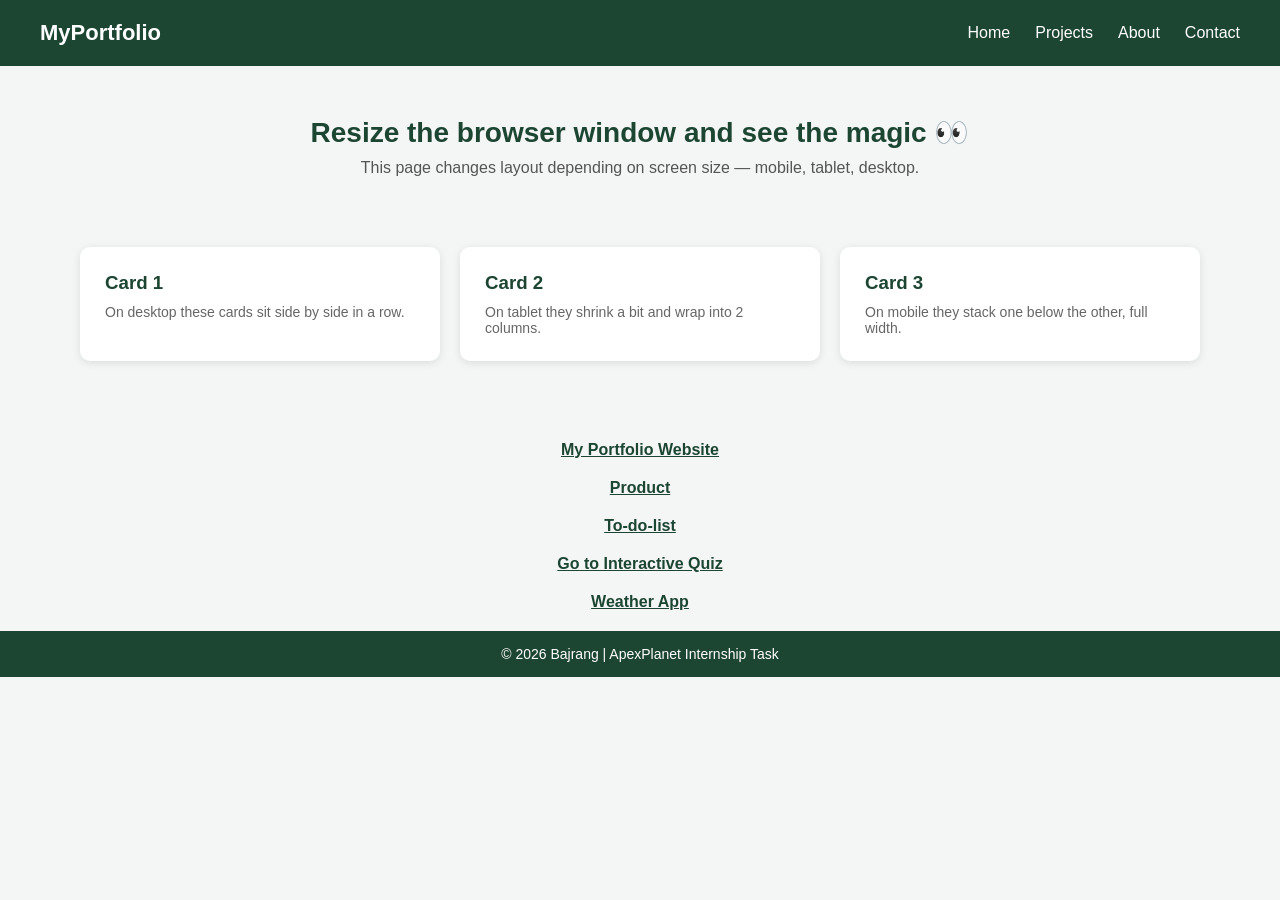
<file: index.html>
<!DOCTYPE html>
<html lang="en">
<head>
  <meta charset="UTF-8">
  <meta name="viewport" content="width=device-width, initial-scale=1.0">
  <title>Responsive Design Task - Media Queries</title>
  <link rel="stylesheet" href="style.css">
</head>
<body>

  <header class="navbar">
    <h1 class="logo">MyPortfolio</h1>
    <nav>
      <ul class="nav-links">
        <li><a href="#">Home</a></li>
        <li><a href="#">Projects</a></li>
        <li><a href="#">About</a></li>
        <li><a href="#">Contact</a></li>
      </ul>
    </nav>
  </header>

  <section class="hero">
    <h2>Resize the browser window and see the magic 👀</h2>
    <p>This page changes layout depending on screen size — mobile, tablet, desktop.</p>
  </section>

  <section class="cards">
    <div class="card">
      <h3>Card 1</h3>
      <p>On desktop these cards sit side by side in a row.</p>
    </div>
    <div class="card">
      <h3>Card 2</h3>
      <p>On tablet they shrink a bit and wrap into 2 columns.</p>
    </div>
    <div class="card">
      <h3>Card 3</h3>
      <p>On mobile they stack one below the other, full width.</p>
    </div>
  </section>

  <p style="text-align:center;margin: 20px 0;">
    <a href="Portfolio/index.html" style="color:#1c4532; font-weight:bold;">My Portfolio Website</a>
  </p>
  <p style="text-align:center;margin: 20px 0;">
    <a href="Product/index.html" style="color:#1c4532; font-weight:bold;"> Product</a>
  </p>
  <p style="text-align:center;margin: 20px 0;">
    <a href="To-do-list/index.html" style="color:#1c4532; font-weight:bold;"> To-do-list</a>
  </p>
  <p style="text-align:center;margin: 20px 0;">
    <a href="quiz2/index.html" style="color:#1c4532; font-weight:bold;"> Go to Interactive Quiz</a>
  </p>
  <p style="text-align:center;margin: 20px 0;">
    <a href="fetch-api/index.html" style="color:#1c4532; font-weight:bold;"> Weather App</a>
  </p>
  <footer>
    <p>&copy; 2026 Bajrang | ApexPlanet Internship Task</p>
  </footer>

</body>
</html>
</file>
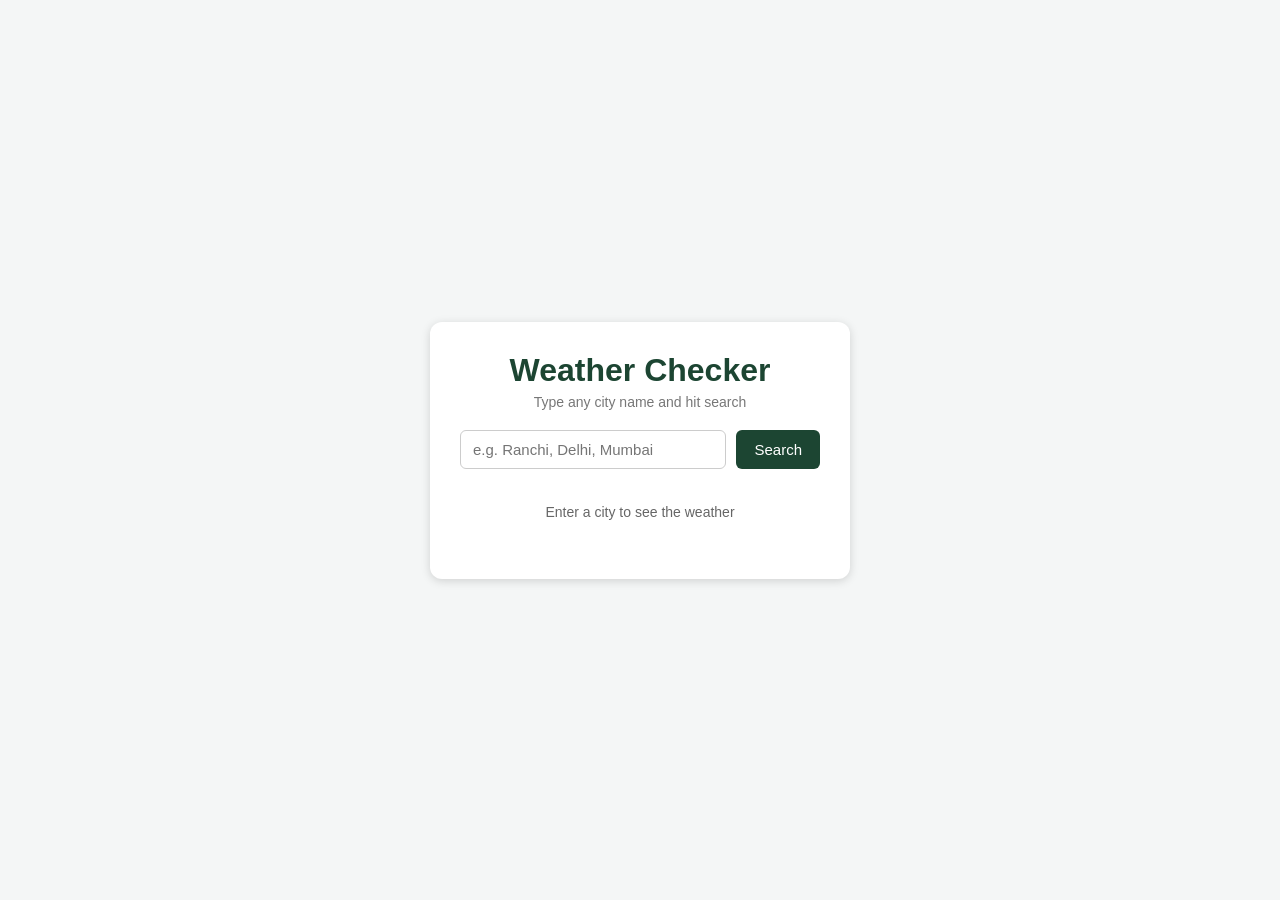
<file: fetch-api/index.html>
<!DOCTYPE html>
<html lang="en">
<head>
  <meta charset="UTF-8">
  <meta name="viewport" content="width=device-width, initial-scale=1.0">
  <title>Fetch API Task - Weather App</title>
  <link rel="stylesheet" href="style.css">
</head>
<body>

  <div class="weather-box">
    <h1>Weather Checker</h1>
    <p class="subtitle">Type any city name and hit search</p>

    <div class="search-row">
      <input type="text" id="city-input" placeholder="e.g. Ranchi, Delhi, Mumbai">
      <button id="search-btn">Search</button>
    </div>

    <div id="result-area">
      <p id="status-text">Enter a city to see the weather</p>
    </div>
  </div>

  <script src="script.js"></script>
</body>
</html>
</file>
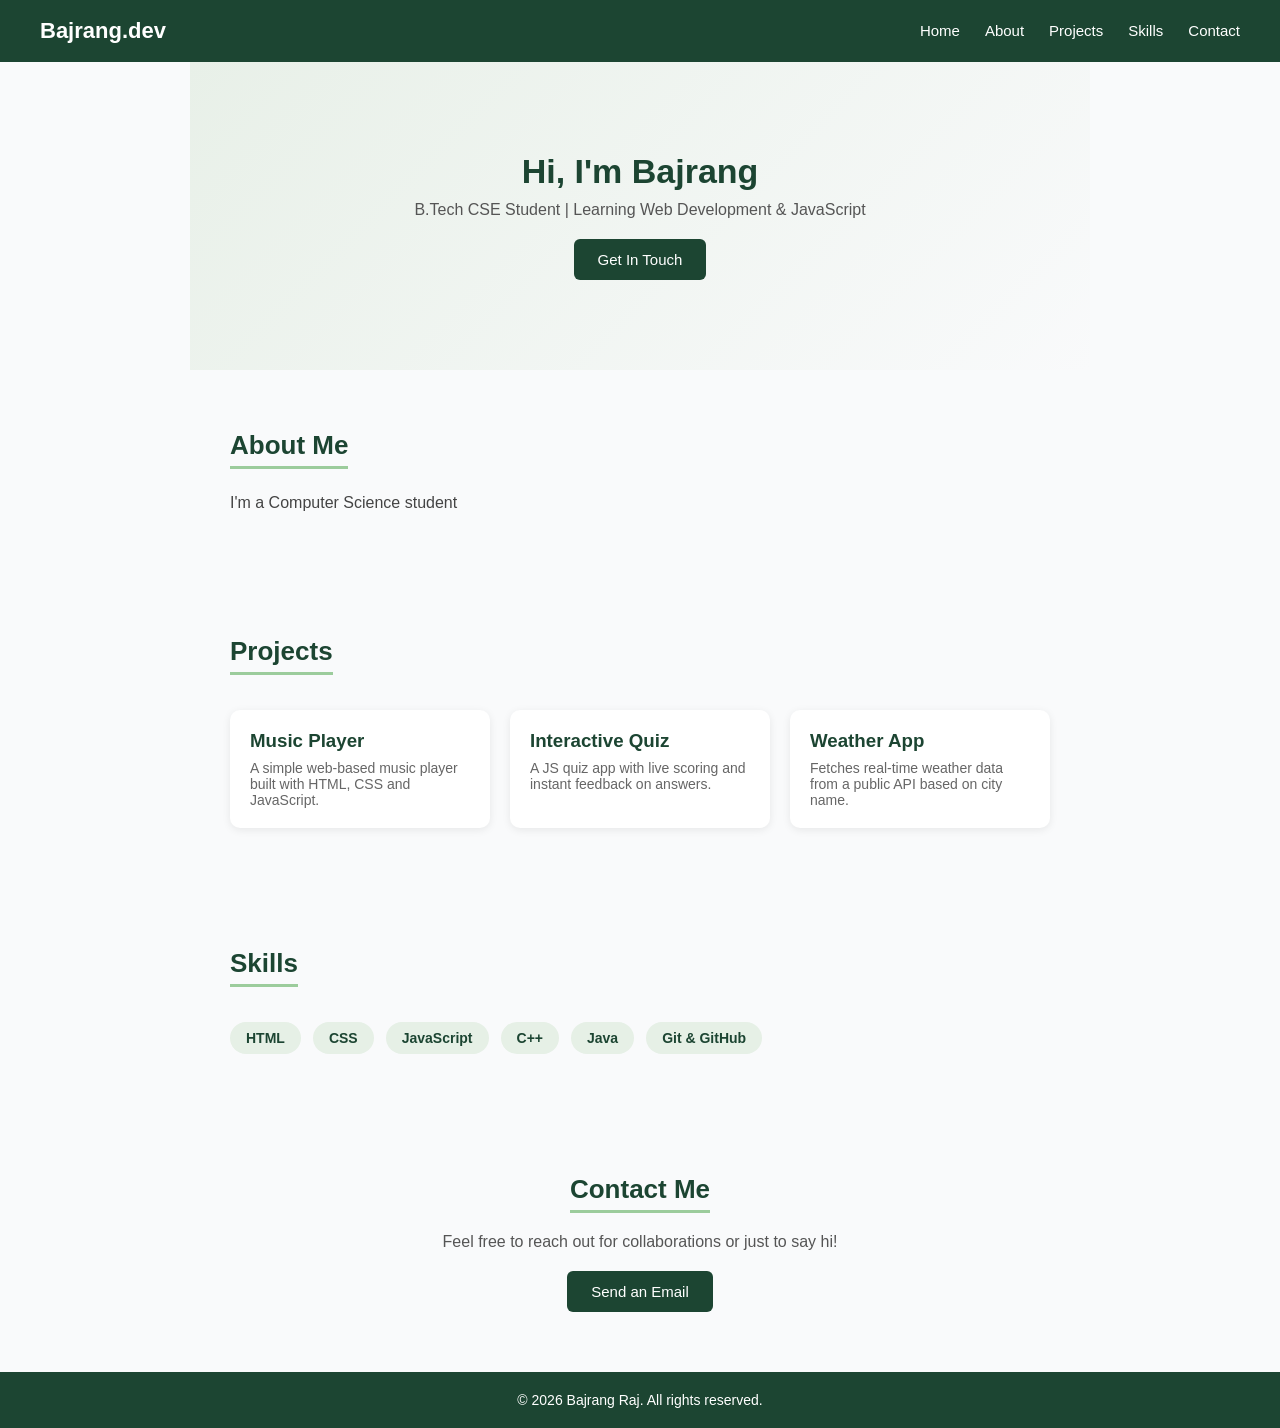
<file: Portfolio/index.html>
<!DOCTYPE html>
<html lang="en">
<head>
  <meta charset="UTF-8">
  <meta name="viewport" content="width=device-width, initial-scale=1.0">
  <title>Bajrang Raj | Portfolio</title>
  <link rel="stylesheet" href="style.css">
</head>
<body>

  <header class="navbar">
    <h1 class="logo">Bajrang.dev</h1>
    <nav>
      <ul class="nav-links" id="nav-links">
        <li><a href="#home">Home</a></li>
        <li><a href="#about">About</a></li>
        <li><a href="#projects">Projects</a></li>
        <li><a href="#skills">Skills</a></li>
        <li><a href="#contact">Contact</a></li>
      </ul>
    </nav>
    <button id="menu-toggle" class="menu-btn">☰</button>
  </header>

  <section id="home" class="hero">
    <h2>Hi, I'm Bajrang</h2>
    <p>B.Tech CSE Student | Learning Web Development & JavaScript</p>
    <a href="#contact" class="btn">Get In Touch</a>
  </section>

  <section id="about" class="about">
    <h2 class="section-title">About Me</h2>
    <p>
      I'm a Computer Science student
      
    </p>
  </section>

  <section id="projects" class="projects">
    <h2 class="section-title">Projects</h2>
    <div class="project-grid">
      <div class="project-card">
        <h3>Music Player</h3>
        <p>A simple web-based music player built with HTML, CSS and JavaScript.</p>
      </div>
      <div class="project-card">
        <h3>Interactive Quiz</h3>
        <p>A JS quiz app with live scoring and instant feedback on answers.</p>
      </div>
      <div class="project-card">
        <h3>Weather App</h3>
        <p>Fetches real-time weather data from a public API based on city name.</p>
      </div>
    </div>
  </section>

  <section id="skills" class="skills">
    <h2 class="section-title">Skills</h2>
    <div class="skill-tags">
      <span>HTML</span>
      <span>CSS</span>
      <span>JavaScript</span>
      <span>C++</span>
      <span>Java</span>
      <span>Git & GitHub</span>
    </div>
  </section>

  <section id="contact" class="contact">
    <h2 class="section-title">Contact Me</h2>
    <p>Feel free to reach out for collaborations or just to say hi!</p>
    <a href="mailto:youremail@example.com" class="btn">Send an Email</a>
  </section>

  <footer>
    <p>&copy; 2026 Bajrang Raj. All rights reserved.</p>
  </footer>

  <script src="script.js"></script>
</body>
</html>
</file>
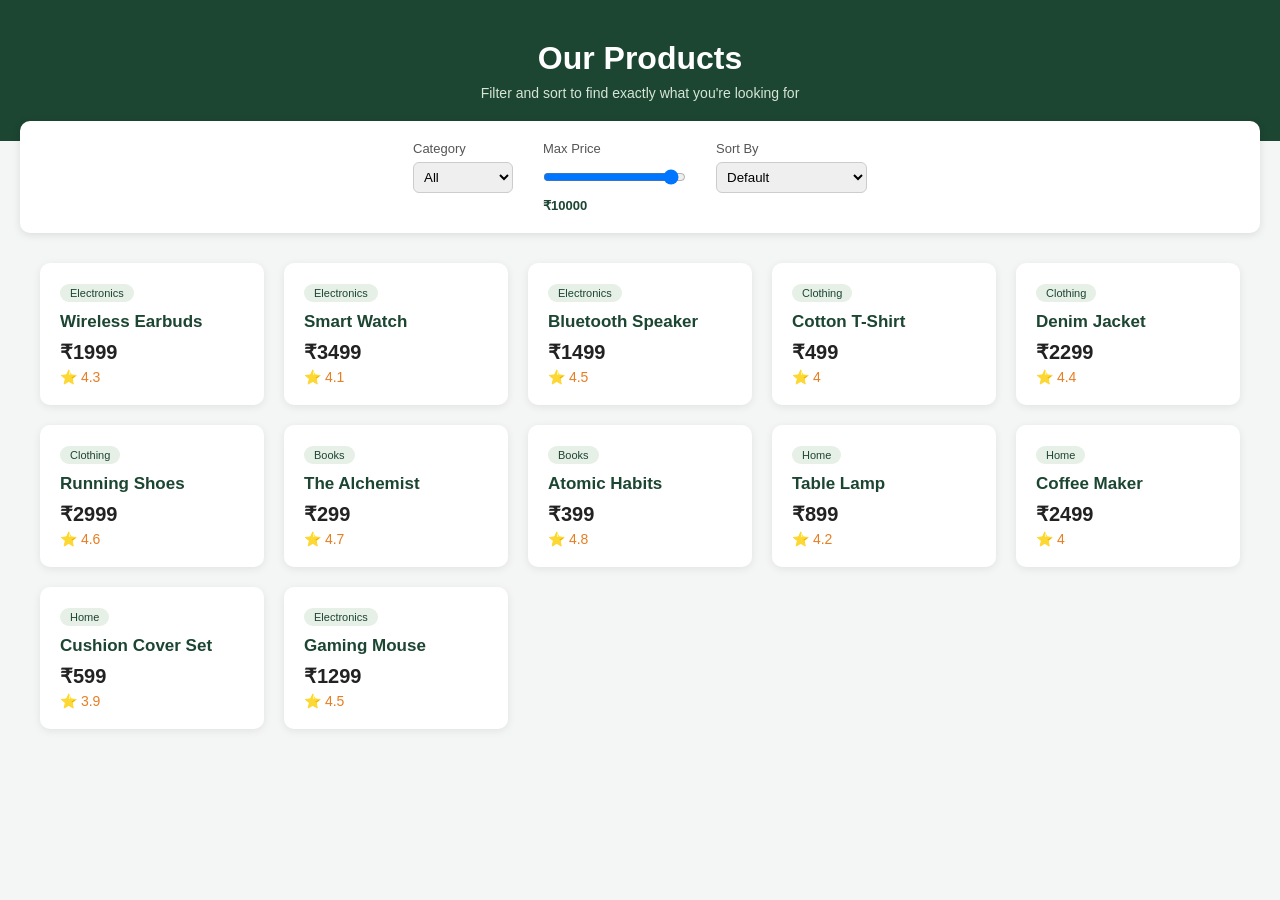
<file: Product/index.html>
<!DOCTYPE html>
<html lang="en">
<head>
  <meta charset="UTF-8">
  <meta name="viewport" content="width=device-width, initial-scale=1.0">
  <title>Product Listing - Filter & Sort</title>
  <link rel="stylesheet" href="style.css">
</head>
<body>

  <header class="page-header">
    <h1>Our Products</h1>
    <p>Filter and sort to find exactly what you're looking for</p>
  </header>

  <div class="controls">
    <div class="control-group">
      <label for="category-filter">Category</label>
      <select id="category-filter">
        <option value="all">All</option>
        <option value="electronics">Electronics</option>
        <option value="clothing">Clothing</option>
        <option value="books">Books</option>
        <option value="home">Home</option>
      </select>
    </div>

    <div class="control-group">
      <label for="price-filter">Max Price</label>
      <input type="range" id="price-filter" min="0" max="10000" step="500" value="10000">
      <span id="price-display">₹10000</span>
    </div>

    <div class="control-group">
      <label for="sort-select">Sort By</label>
      <select id="sort-select">
        <option value="default">Default</option>
        <option value="price-low">Price: Low to High</option>
        <option value="price-high">Price: High to Low</option>
        <option value="rating">Rating: High to Low</option>
      </select>
    </div>
  </div>

  <div id="product-grid" class="product-grid">
    <!-- products JS se yaha render honge -->
  </div>

  <p id="no-results">No products match your filters.</p>

  <script src="script.js"></script>
</body>
</html>
</file>
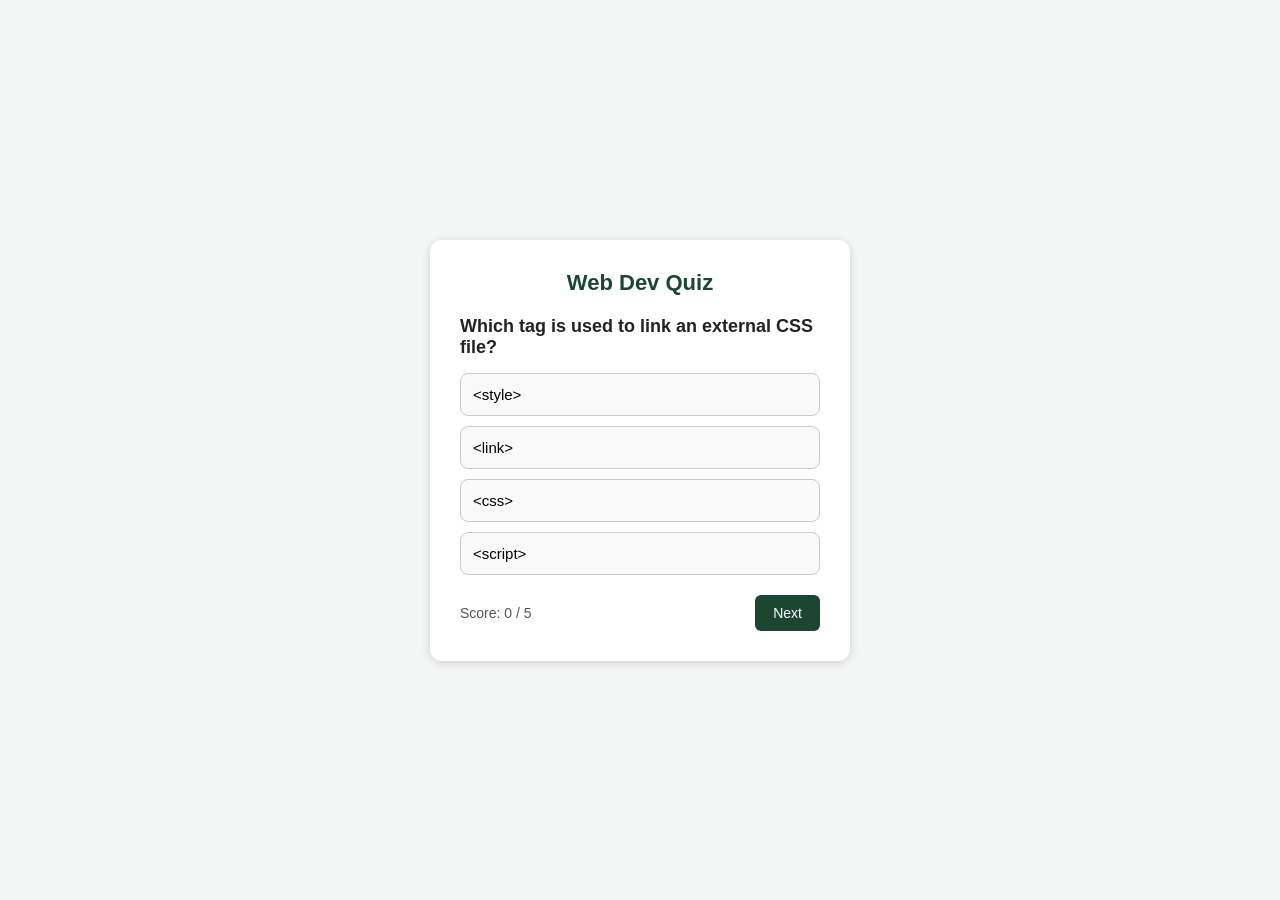
<file: quiz2/index.html>
<!DOCTYPE html>
<html lang="en">
<head>
  <meta charset="UTF-8">
  <meta name="viewport" content="width=device-width, initial-scale=1.0">
  <title>JS Interactive Quiz</title>
  <link rel="stylesheet" href="style.css">
</head>
<body>

  <div class="quiz-box">
    <h1>Web Dev Quiz</h1>

    <div id="question-container">
      <h2 id="question-text">Question text yaha aayega</h2>
      <div id="options-container">
        <!-- options JS se yaha dalenge -->
      </div>
    </div>

    <div class="footer-row">
      <p id="score-display">Score: 0 / 0</p>
      <button id="next-btn">Next</button>
    </div>

    <div id="result-container" class="hidden">
      <h2 id="result-text"></h2>
      <button id="restart-btn">Restart Quiz</button>
    </div>
  </div>

  <script src="script.js"></script>
</body>
</html>
</file>
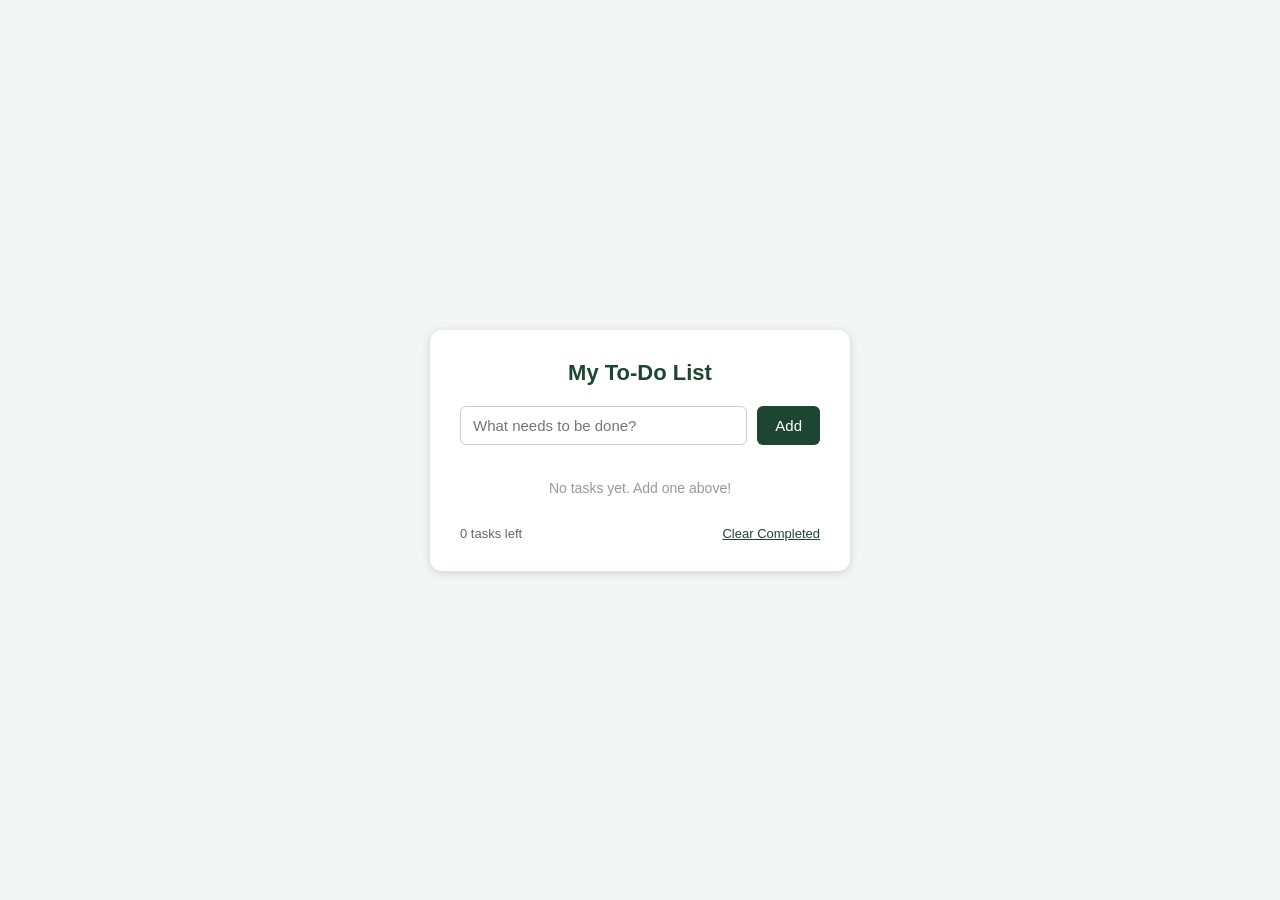
<file: To-do-list/index.html>
<!DOCTYPE html>
<html lang="en">
<head>
  <meta charset="UTF-8">
  <meta name="viewport" content="width=device-width, initial-scale=1.0">
  <title>To-Do List with Local Storage</title>
  <link rel="stylesheet" href="style.css">
</head>
<body>

  <div class="todo-box">
    <h1>My To-Do List</h1>

    <div class="input-row">
      <input type="text" id="task-input" placeholder="What needs to be done?">
      <button id="add-btn">Add</button>
    </div>

    <ul id="task-list">
      <!-- tasks yaha JS se add honge -->
    </ul>

    <p id="empty-msg">No tasks yet. Add one above!</p>

    <div class="footer-row">
      <span id="task-count">0 tasks</span>
      <button id="clear-btn">Clear Completed</button>
    </div>
  </div>

  <script src="script.js"></script>
</body>
</html>
</file>
<file: style.css>
/* basic reset, taaki har browser same dikhe */
* {
  margin: 0;
  padding: 0;
  box-sizing: border-box;
  font-family: 'Segoe UI', sans-serif;
}

body {
  background-color: #f4f6f6;
  color: #222;
}

/* navbar */
.navbar {
  display: flex;
  justify-content: space-between;
  align-items: center;
  background-color: #1c4532;
  padding: 20px 40px;
}

.logo {
  color: #fff;
  font-size: 22px;
}

.nav-links {
  list-style: none;
  display: flex;
  gap: 25px;
}

.nav-links a {
  color: #fff;
  text-decoration: none;
  font-size: 16px;
}

.nav-links a:hover {
  color: #9ccc9c;
}

/* hero section */
.hero {
  text-align: center;
  padding: 50px 20px;
}

.hero h2 {
  font-size: 28px;
  margin-bottom: 10px;
  color: #1c4532;
}

.hero p {
  font-size: 16px;
  color: #555;
}

/* cards section - yahi pe main responsive magic hoga */
.cards {
  display: flex;
  justify-content: center;
  gap: 20px;
  padding: 20px 40px 60px 40px;
  flex-wrap: wrap;
}

.card {
  background: #fff;
  border-radius: 10px;
  padding: 25px;
  width: 30%;
  box-shadow: 0 2px 8px rgba(0,0,0,0.1);
}

.card h3 {
  color: #1c4532;
  margin-bottom: 10px;
}

.card p {
  font-size: 14px;
  color: #666;
}

footer {
  text-align: center;
  padding: 15px;
  background-color: #1c4532;
  color: #fff;
  font-size: 14px;
}

/* ---------- MEDIA QUERIES ---------- */

/* Tablet - screen 900px se chota */
@media (max-width: 900px) {
  .card {
    width: 45%;
  }

  .hero h2 {
    font-size: 24px;
  }
}

/* Mobile - screen 600px se chota */
@media (max-width: 600px) {
  .navbar {
    flex-direction: column;
    gap: 10px;
    padding: 15px 20px;
  }

  .nav-links {
    gap: 15px;
    flex-wrap: wrap;
    justify-content: center;
  }

  .card {
    width: 100%;
  }

  .hero h2 {
    font-size: 20px;
  }

  .hero p {
    font-size: 14px;
  }
}
</file>
<file: fetch-api/style.css>
* {
  margin: 0;
  padding: 0;
  box-sizing: border-box;
  font-family: 'Segoe UI', sans-serif;
}

body {
  background-color: #f4f6f6;
  display: flex;
  justify-content: center;
  align-items: center;
  min-height: 100vh;
}

.weather-box {
  background: #fff;
  width: 420px;
  max-width: 90%;
  padding: 30px;
  border-radius: 12px;
  box-shadow: 0 2px 10px rgba(0,0,0,0.15);
  text-align: center;
}

.weather-box h1 {
  color: #1c4532;
  margin-bottom: 5px;
}

.subtitle {
  color: #777;
  font-size: 14px;
  margin-bottom: 20px;
}

.search-row {
  display: flex;
  gap: 10px;
  margin-bottom: 20px;
}

#city-input {
  flex: 1;
  padding: 10px 12px;
  border: 1px solid #ccc;
  border-radius: 6px;
  font-size: 15px;
}

#search-btn {
  background-color: #1c4532;
  color: #fff;
  border: none;
  padding: 10px 18px;
  border-radius: 6px;
  cursor: pointer;
  font-size: 15px;
}

#search-btn:hover {
  background-color: #163826;
}

#result-area {
  padding: 15px;
  min-height: 60px;
}

#status-text {
  color: #666;
  font-size: 14px;
}

.city-name {
  font-size: 20px;
  font-weight: 600;
  color: #1c4532;
  margin-bottom: 8px;
}

.temp {
  font-size: 36px;
  font-weight: 700;
  color: #222;
}

.condition {
  font-size: 15px;
  color: #555;
  margin-top: 5px;
}

.error-text {
  color: #c0392b;
}
</file>
<file: Portfolio/style.css>
* {
  margin: 0;
  padding: 0;
  box-sizing: border-box;
  font-family: 'Segoe UI', sans-serif;
}

body {
  background-color: #f9fafb;
  color: #222;
  scroll-behavior: smooth;
}

/* navbar */
.navbar {
  display: flex;
  justify-content: space-between;
  align-items: center;
  background-color: #1c4532;
  padding: 18px 40px;
  position: sticky;
  top: 0;
  z-index: 10;
}

.logo {
  color: #fff;
  font-size: 22px;
}

.nav-links {
  list-style: none;
  display: flex;
  gap: 25px;
}

.nav-links a {
  color: #fff;
  text-decoration: none;
  font-size: 15px;
}

.nav-links a:hover {
  color: #9ccc9c;
}

.menu-btn {
  display: none;
  background: none;
  border: none;
  color: #fff;
  font-size: 24px;
  cursor: pointer;
}

/* hero */
.hero {
  text-align: center;
  padding: 90px 20px;
  background: linear-gradient(135deg, #e8f0e8, #f9fafb);
}

.hero h2 {
  font-size: 34px;
  color: #1c4532;
  margin-bottom: 10px;
}

.hero p {
  color: #555;
  margin-bottom: 20px;
}

.btn {
  display: inline-block;
  background-color: #1c4532;
  color: #fff;
  padding: 12px 24px;
  border-radius: 6px;
  text-decoration: none;
  font-size: 15px;
}

.btn:hover {
  background-color: #163826;
}

/* generic section styling */
section {
  padding: 60px 40px;
  max-width: 900px;
  margin: 0 auto;
}

.section-title {
  color: #1c4532;
  margin-bottom: 20px;
  font-size: 26px;
  border-bottom: 3px solid #9ccc9c;
  display: inline-block;
  padding-bottom: 5px;
}

.about p {
  line-height: 1.7;
  color: #444;
}

/* projects */
.project-grid {
  display: flex;
  gap: 20px;
  flex-wrap: wrap;
  margin-top: 15px;
}

.project-card {
  background: #fff;
  padding: 20px;
  border-radius: 10px;
  box-shadow: 0 2px 8px rgba(0,0,0,0.08);
  flex: 1;
  min-width: 220px;
}

.project-card h3 {
  color: #1c4532;
  margin-bottom: 8px;
}

.project-card p {
  font-size: 14px;
  color: #666;
}

/* skills */
.skill-tags {
  display: flex;
  flex-wrap: wrap;
  gap: 12px;
  margin-top: 15px;
}

.skill-tags span {
  background-color: #e6f0e6;
  color: #1c4532;
  padding: 8px 16px;
  border-radius: 20px;
  font-size: 14px;
  font-weight: 600;
}

/* contact */
.contact {
  text-align: center;
}

.contact p {
  margin-bottom: 20px;
  color: #555;
}

footer {
  text-align: center;
  padding: 20px;
  background-color: #1c4532;
  color: #fff;
  font-size: 14px;
}

/* responsive */
@media (max-width: 768px) {
  .nav-links {
    display: none;
    flex-direction: column;
    position: absolute;
    top: 60px;
    right: 0;
    background-color: #1c4532;
    width: 200px;
    padding: 15px;
  }

  .nav-links.show {
    display: flex;
  }

  .menu-btn {
    display: block;
  }

  section {
    padding: 40px 20px;
  }
}
</file>
<file: Product/style.css>
* {
  margin: 0;
  padding: 0;
  box-sizing: border-box;
  font-family: 'Segoe UI', sans-serif;
}

body {
  background-color: #f4f6f6;
  color: #222;
  padding-bottom: 40px;
}

.page-header {
  text-align: center;
  background-color: #1c4532;
  color: #fff;
  padding: 40px 20px;
}

.page-header h1 {
  margin-bottom: 8px;
}

.page-header p {
  color: #d6e6d6;
  font-size: 14px;
}

.controls {
  display: flex;
  justify-content: center;
  gap: 30px;
  flex-wrap: wrap;
  background: #fff;
  padding: 20px 30px;
  margin: -20px 20px 30px 20px;
  border-radius: 10px;
  box-shadow: 0 2px 8px rgba(0,0,0,0.1);
  position: relative;
  z-index: 5;
}

.control-group {
  display: flex;
  flex-direction: column;
  gap: 6px;
  font-size: 13px;
  color: #555;
}

.control-group select,
.control-group input[type="range"] {
  padding: 6px;
  border-radius: 6px;
  border: 1px solid #ccc;
}

#price-display {
  font-size: 13px;
  color: #1c4532;
  font-weight: 600;
}

.product-grid {
  display: grid;
  grid-template-columns: repeat(auto-fit, minmax(220px, 1fr));
  gap: 20px;
  padding: 0 40px;
}

.product-card {
  background: #fff;
  border-radius: 10px;
  padding: 20px;
  box-shadow: 0 2px 8px rgba(0,0,0,0.08);
}

.product-card h3 {
  color: #1c4532;
  margin-bottom: 8px;
  font-size: 17px;
}

.product-category {
  display: inline-block;
  background: #e6f0e6;
  color: #1c4532;
  font-size: 11px;
  padding: 3px 10px;
  border-radius: 12px;
  margin-bottom: 10px;
  text-transform: capitalize;
}

.product-price {
  font-size: 20px;
  font-weight: 700;
  color: #222;
  margin-bottom: 5px;
}

.product-rating {
  font-size: 14px;
  color: #e67e22;
}

#no-results {
  text-align: center;
  color: #888;
  margin-top: 40px;
  display: none;
}

@media (max-width: 600px) {
  .controls {
    margin: -20px 10px 20px 10px;
    padding: 15px;
  }

  .product-grid {
    padding: 0 15px;
  }
}
</file>
<file: quiz2/style.css>
* {
  margin: 0;
  padding: 0;
  box-sizing: border-box;
  font-family: 'Segoe UI', sans-serif;
}

body {
  background-color: #f4f6f6;
  display: flex;
  justify-content: center;
  align-items: center;
  min-height: 100vh;
}

.quiz-box {
  background: #fff;
  width: 420px;
  max-width: 90%;
  padding: 30px;
  border-radius: 12px;
  box-shadow: 0 2px 10px rgba(0,0,0,0.15);
}

.quiz-box h1 {
  text-align: center;
  color: #1c4532;
  margin-bottom: 20px;
  font-size: 22px;
}

#question-text {
  font-size: 18px;
  margin-bottom: 15px;
  color: #222;
}

#options-container {
  display: flex;
  flex-direction: column;
  gap: 10px;
}

.option-btn {
  padding: 12px;
  border: 1px solid #ccc;
  border-radius: 8px;
  background: #f9f9f9;
  text-align: left;
  cursor: pointer;
  font-size: 15px;
}

.option-btn:hover {
  background: #e6f0e6;
}

.option-btn.selected {
  border-color: #1c4532;
  background: #d6ecd6;
}

.option-btn.correct {
  background: #b6f0b6;
  border-color: green;
}

.option-btn.wrong {
  background: #f7b6b6;
  border-color: red;
}

.footer-row {
  margin-top: 20px;
  display: flex;
  justify-content: space-between;
  align-items: center;
}

#score-display {
  font-size: 14px;
  color: #555;
}

#next-btn, #restart-btn {
  background-color: #1c4532;
  color: #fff;
  border: none;
  padding: 10px 18px;
  border-radius: 6px;
  cursor: pointer;
  font-size: 14px;
}

#next-btn:hover, #restart-btn:hover {
  background-color: #163826;
}

.hidden {
  display: none;
}

#result-container {
  text-align: center;
}

#result-text {
  margin-bottom: 20px;
  color: #1c4532;
}
</file>
<file: To-do-list/style.css>
* {
  margin: 0;
  padding: 0;
  box-sizing: border-box;
  font-family: 'Segoe UI', sans-serif;
}

body {
  background-color: #f4f6f6;
  display: flex;
  justify-content: center;
  align-items: center;
  min-height: 100vh;
}

.todo-box {
  background: #fff;
  width: 420px;
  max-width: 90%;
  padding: 30px;
  border-radius: 12px;
  box-shadow: 0 2px 10px rgba(0,0,0,0.15);
}

.todo-box h1 {
  text-align: center;
  color: #1c4532;
  margin-bottom: 20px;
  font-size: 22px;
}

.input-row {
  display: flex;
  gap: 10px;
  margin-bottom: 20px;
}

#task-input {
  flex: 1;
  padding: 10px 12px;
  border: 1px solid #ccc;
  border-radius: 6px;
  font-size: 15px;
}

#add-btn {
  background-color: #1c4532;
  color: #fff;
  border: none;
  padding: 10px 18px;
  border-radius: 6px;
  cursor: pointer;
  font-size: 15px;
}

#add-btn:hover {
  background-color: #163826;
}

#task-list {
  list-style: none;
  max-height: 320px;
  overflow-y: auto;
}

.task-item {
  display: flex;
  align-items: center;
  justify-content: space-between;
  padding: 10px 12px;
  border-bottom: 1px solid #eee;
}

.task-item:last-child {
  border-bottom: none;
}

.task-left {
  display: flex;
  align-items: center;
  gap: 10px;
}

.task-item span {
  font-size: 15px;
  color: #222;
}

.task-item.completed span {
  text-decoration: line-through;
  color: #999;
}

.delete-btn {
  background: none;
  border: none;
  color: #c0392b;
  font-size: 16px;
  cursor: pointer;
}

#empty-msg {
  text-align: center;
  color: #999;
  font-size: 14px;
  padding: 15px 0;
}

.footer-row {
  display: flex;
  justify-content: space-between;
  align-items: center;
  margin-top: 15px;
  font-size: 13px;
  color: #666;
}

#clear-btn {
  background: none;
  border: none;
  color: #1c4532;
  text-decoration: underline;
  cursor: pointer;
  font-size: 13px;
}
</file>
